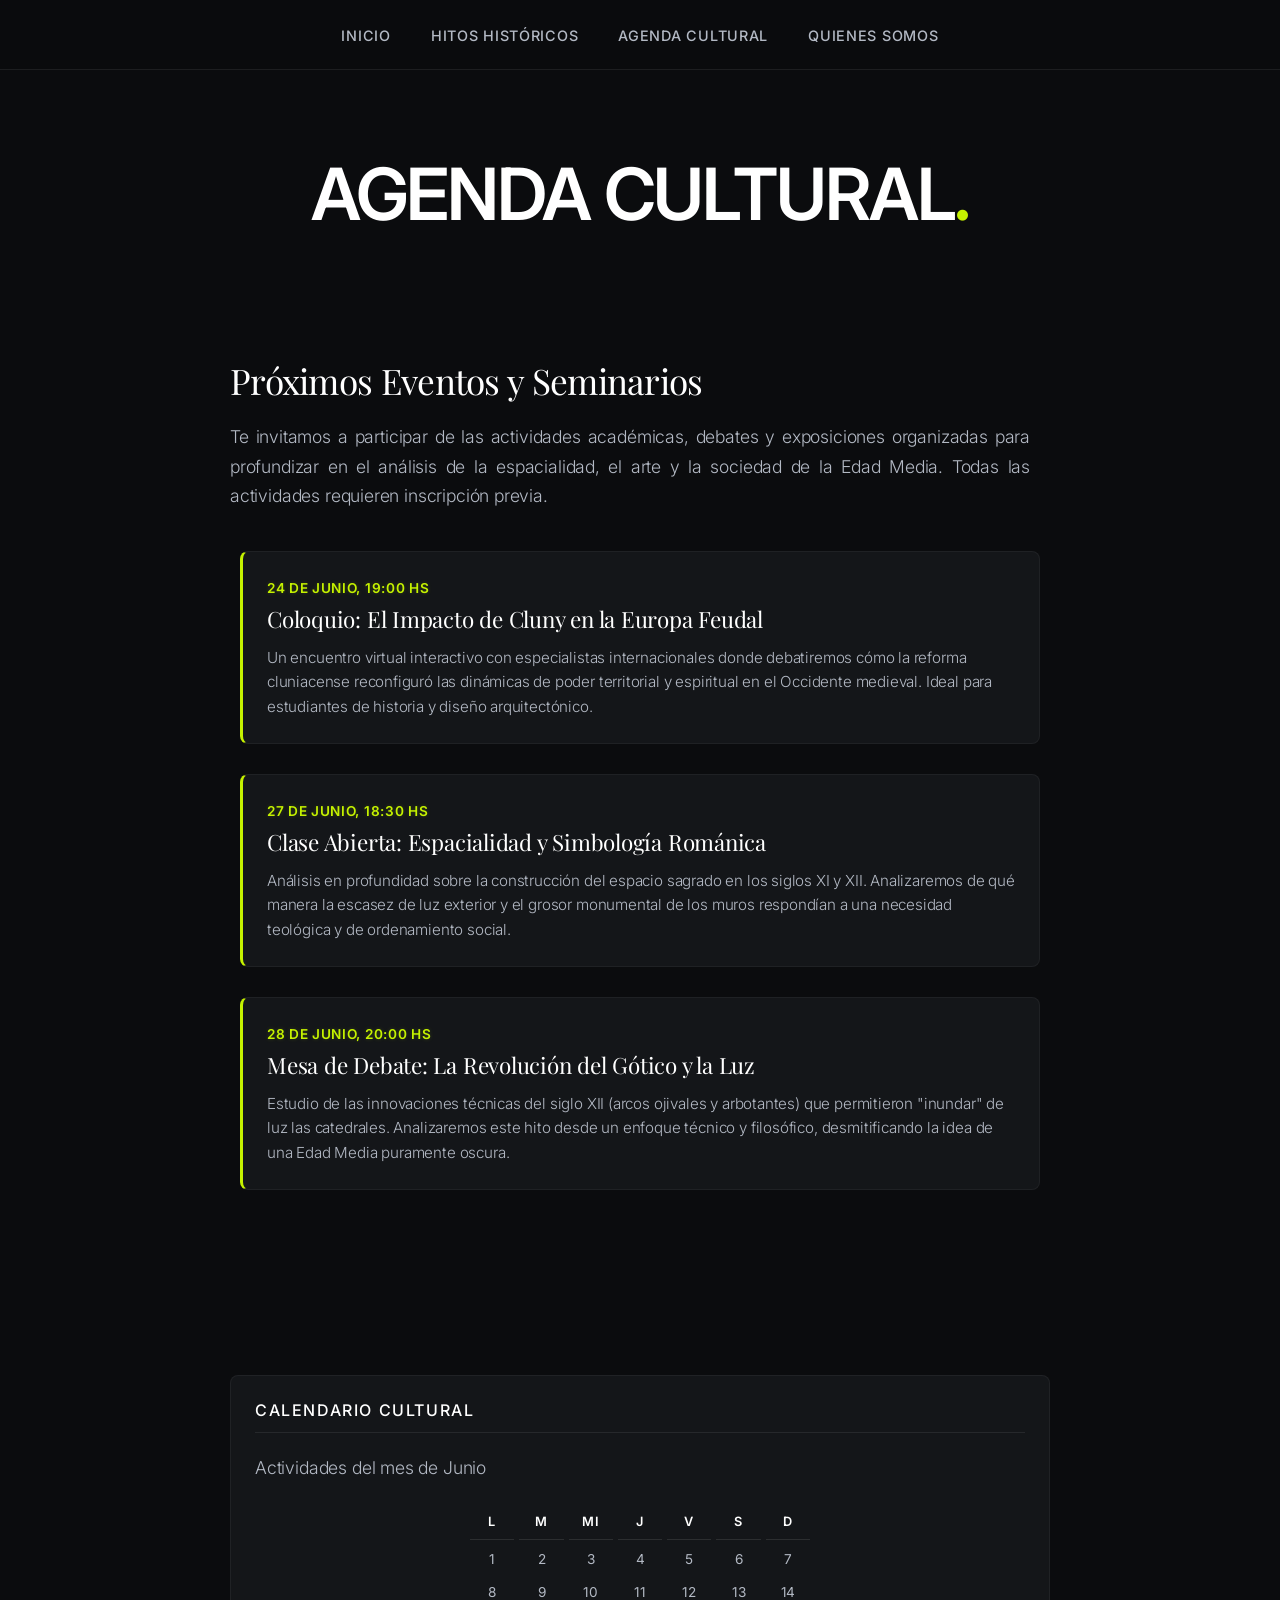
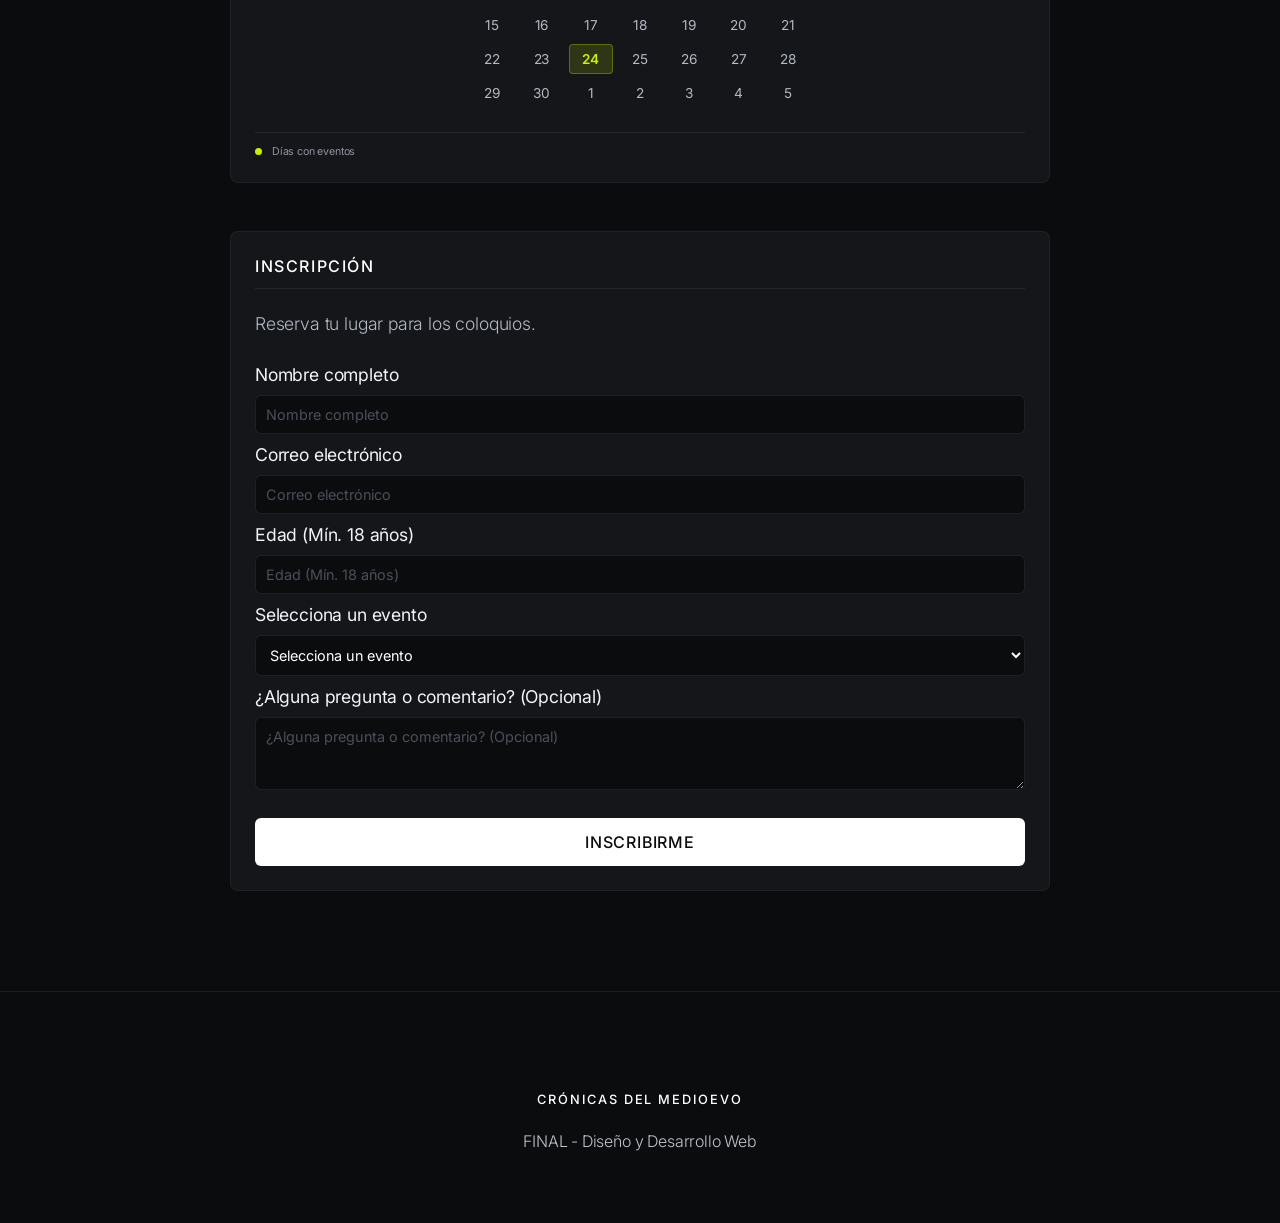
<file: agenda.html>
<!DOCTYPE html>
<html lang="es">
<head>
    <meta charset="UTF-8">
    <meta name="viewport" content="width=device-width, initial-scale=1.0">
    <title>Agenda Cultural - Crónicas del Medioevo</title>
    <link rel="stylesheet" href="indexstyle.css">
    <meta name="viewport" content="width=device-width, initial-scale=1.0">
</head>
<body>

    <nav class="nav-medieval">
        <button id="boton-menu" class="menu-toggle">MENÚ</button>
        <ul id="menu-enlaces" class="nav-links">
            <li><a href="index.html">Inicio</a></li>
            <li><a href="historia.html">Hitos Históricos</a></li>
            <li><a href="agenda.html">Agenda Cultural</a></li>
            <li><a href="quienessomos.html">Quienes Somos</a></li>
        </ul>
    </nav>

    <header class="cabecera-medieval">
        <h1>Agenda Cultural</h1>
    </header>

    <div class="grid-agenda">
        
        <main class="contenido">
            <section class="introduccion-agenda">
                <h2>Próximos Eventos y Seminarios</h2>
                <p>Te invitamos a participar de las actividades académicas, debates y exposiciones organizadas para profundizar en el análisis de la espacialidad, el arte y la sociedad de la Edad Media. Todas las actividades requieren inscripción previa.</p>
            </section>

            <section class="linea-tiempo-agenda">
                <article class="bloque-hito animar-entrada">
                    <span class="fecha-hito">24 de Junio, 19:00 hs</span>
                    <h3>Coloquio: El Impacto de Cluny en la Europa Feudal</h3>
                    <p>Un encuentro virtual interactivo con especialistas internacionales donde debatiremos cómo la reforma cluniacense reconfiguró las dinámicas de poder territorial y espiritual en el Occidente medieval. Ideal para estudiantes de historia y diseño arquitectónico.</p>
                </article>

                <article class="bloque-hito animar-entrada">
                    <span class="fecha-hito">27 de Junio, 18:30 hs</span>
                    <h3>Clase Abierta: Espacialidad y Simbología Románica</h3>
                    <p>Análisis en profundidad sobre la construcción del espacio sagrado en los siglos XI y XII. Analizaremos de qué manera la escasez de luz exterior y el grosor monumental de los muros respondían a una necesidad teológica y de ordenamiento social.</p>
                </article>

                <article class="bloque-hito animar-entrada">
                    <span class="fecha-hito">28 de Junio, 20:00 hs</span>
                    <h3>Mesa de Debate: La Revolución del Gótico y la Luz</h3>
                    <p>Estudio de las innovaciones técnicas del siglo XII (arcos ojivales y arbotantes) que permitieron "inundar" de luz las catedrales. Analizaremos este hito desde un enfoque técnico y filosófico, desmitificando la idea de una Edad Media puramente oscura.</p>
                </article>
            </section>
        </main>

        <aside class="sidebar columna-derecha">
            
            <div class="contenedor-info">
                <h3>Calendario Cultural</h3>
                <p class="subtitulo-sidebar">Actividades del mes de Junio</p>
                
                <table class="tabla-calendario">
                    <thead>
                        <tr>
                            <th>L</th>
                            <th>M</th>
                            <th>Mi</th>
                            <th>J</th>
                            <th>V</th>
                            <th>S</th>
                            <th>D</th>
                        </tr>
                    </thead>
                    <tbody>
                        <tr>
                            <td>1</td>
                            <td>2</td>
                            <td>3</td>
                            <td>4</td>
                            <td>5</td>
                            <td>6</td>
                            <td>7</td>
                        </tr>
                        <tr>
                            <td>8</td>
                            <td>9</td>
                            <td>10</td>
                            <td>11</td>
                            <td>12</td>
                            <td>13</td>
                            <td>14</td>
                        </tr>
                        <tr>
                            <td>15</td>
                            <td>16</td>
                            <td>17</td>
                            <td>18</td>
                            <td>19</td>
                            <td>20</td>
                            <td>21</td>
                        </tr>
                        <tr>
                            <td>22</td>
                            <td>23</td>
                            <td class="dia-evento" title="Coloquio Cluny">24</td>
                            <td>25</td>
                            <td>26</td>
                            <td>27</td>
                            <td>28</td>
                        </tr>
                        <tr>
                            <td>29</td>
                            <td>30</td>
                            <td class="mes-siguiente">1</td>
                            <td class="mes-siguiente">2</td>
                            <td class="mes-siguiente">3</td>
                            <td class="mes-siguiente">4</td>
                            <td class="mes-siguiente">5</td>
                        </tr>
                    </tbody>
                </table>
                
                <div class="leyenda-calendario">
                    <span class="punto-leyenda"></span>
                    <small class="texto-leyenda">Días con eventos</small>
                </div>
            </div>

            <div class="contenedor-info" id="bloque-inscripcion">
                <h3>Inscripción</h3>
                <p class="subtitulo-sidebar">Reserva tu lugar para los coloquios.</p>
                
                <form id="formulario-agenda" class="formulario-sidebar">
                    <label for="ins-nombre" class="sr-only">Nombre completo</label>
                    <input type="text" id="ins-nombre" placeholder="Nombre completo" required class="input-sidebar">
                    
                    <label for="ins-email" class="sr-only">Correo electrónico</label>
                    <input type="email" id="ins-email" placeholder="Correo electrónico" required class="input-sidebar">
                    
                    <label for="ins-edad" class="sr-only">Edad (Mín. 18 años)</label>
                    <input type="number" id="ins-edad" min="18" placeholder="Edad (Mín. 18 años)" required class="input-sidebar">
                    
                    <label for="ins-evento" class="sr-only">Selecciona un evento</label>
                    <select id="ins-evento" required class="input-sidebar select-medieval">
                        <option value="" disabled selected>Selecciona un evento</option>
                        <option value="Cluny">Coloquio: Impacto de Cluny</option>
                        <option value="Romanico">Clase: Simbología Románica</option>
                        <option value="Gotico">Debate: La Revolución del Gótico</option>
                    </select>

                    <label for="ins-comentario" class="sr-only">¿Alguna pregunta o comentario? (Opcional)</label>
                    <textarea id="ins-comentario" placeholder="¿Alguna pregunta o comentario? (Opcional)" class="input-sidebar textarea-medieval" rows="3"></textarea>
                    
                    <div id="alerta-error" class="alerta-error-sidebar"></div>

                    <button type="submit" class="boton-medieval-full">Inscribirme</button>
                </form>
            </div>

        </aside>

    </div>

    <footer class="footer-medieval">
        <div class="footer-info">
            <h3>Crónicas del Medioevo</h3>
            <p> FINAL  - Diseño y Desarrollo Web</p>
        </div>
    </footer>

    <script src="script.js"></script>
</body>
</html>
</file>
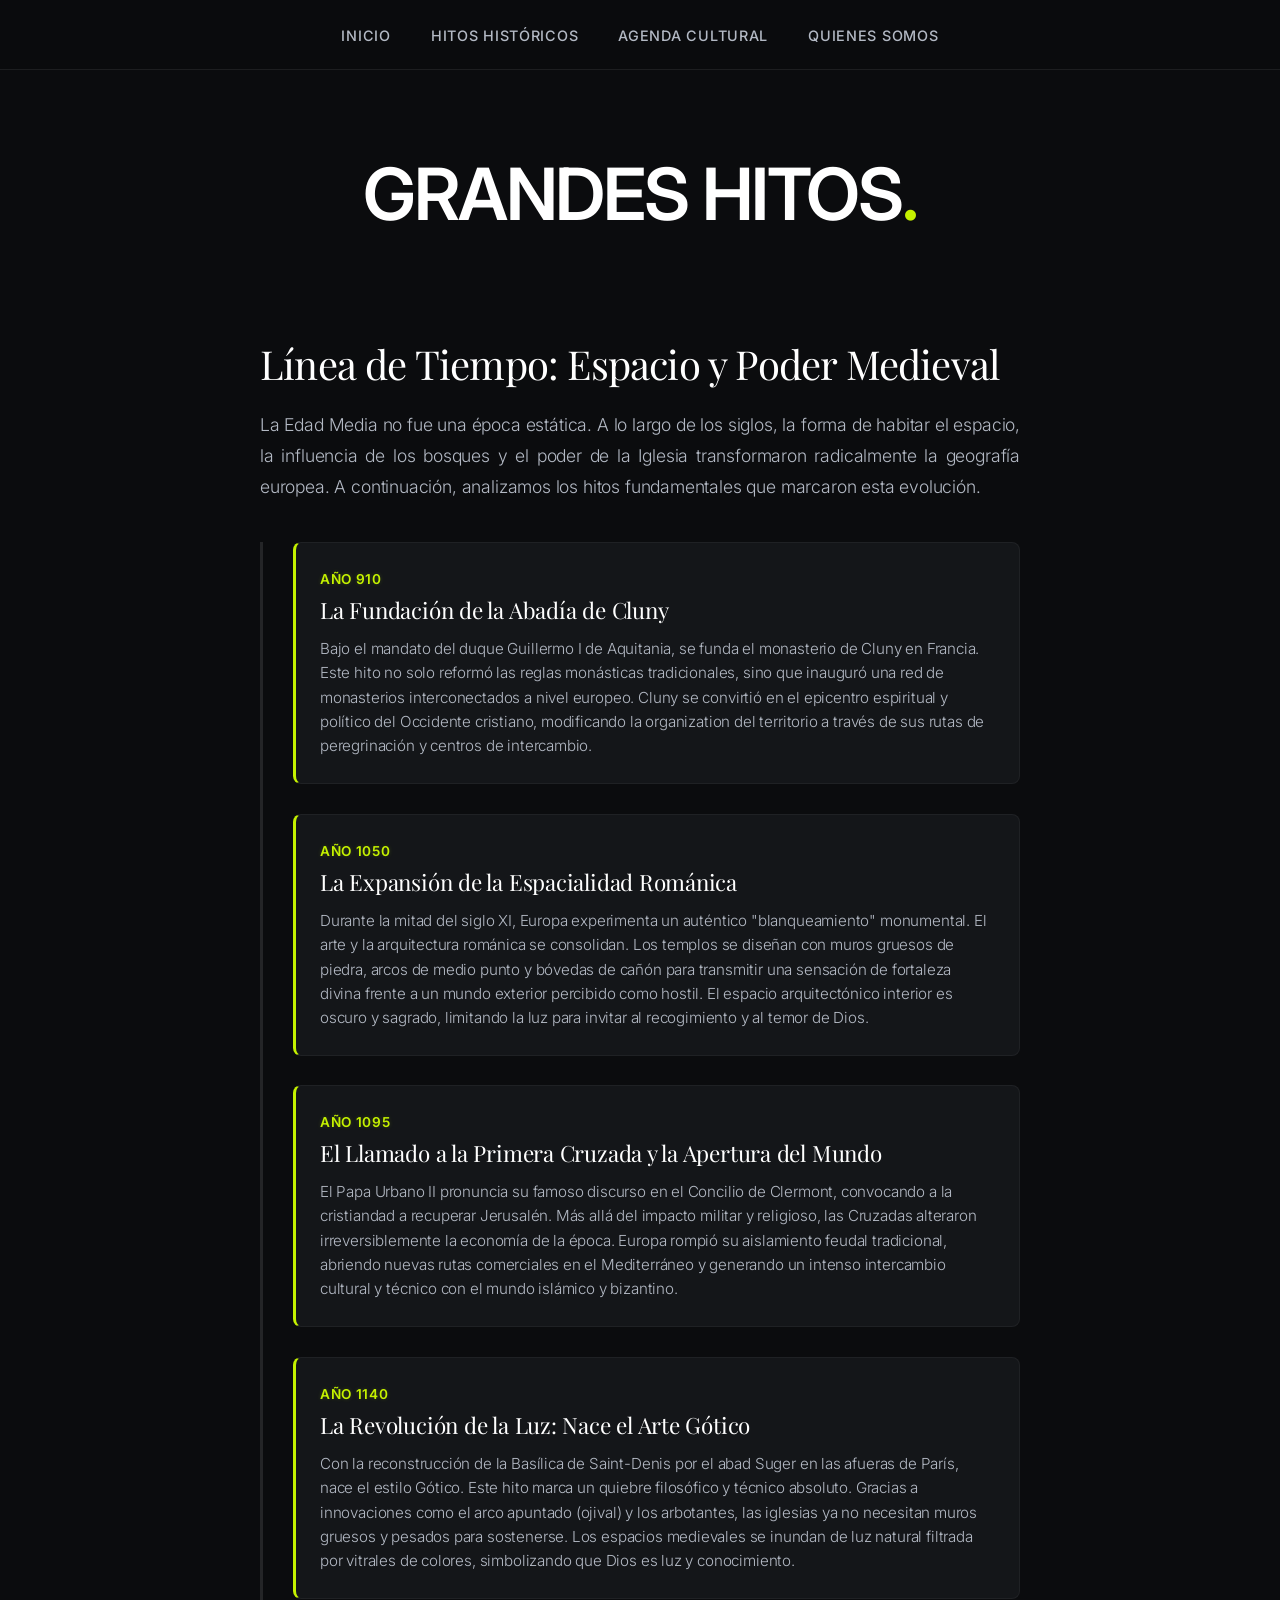
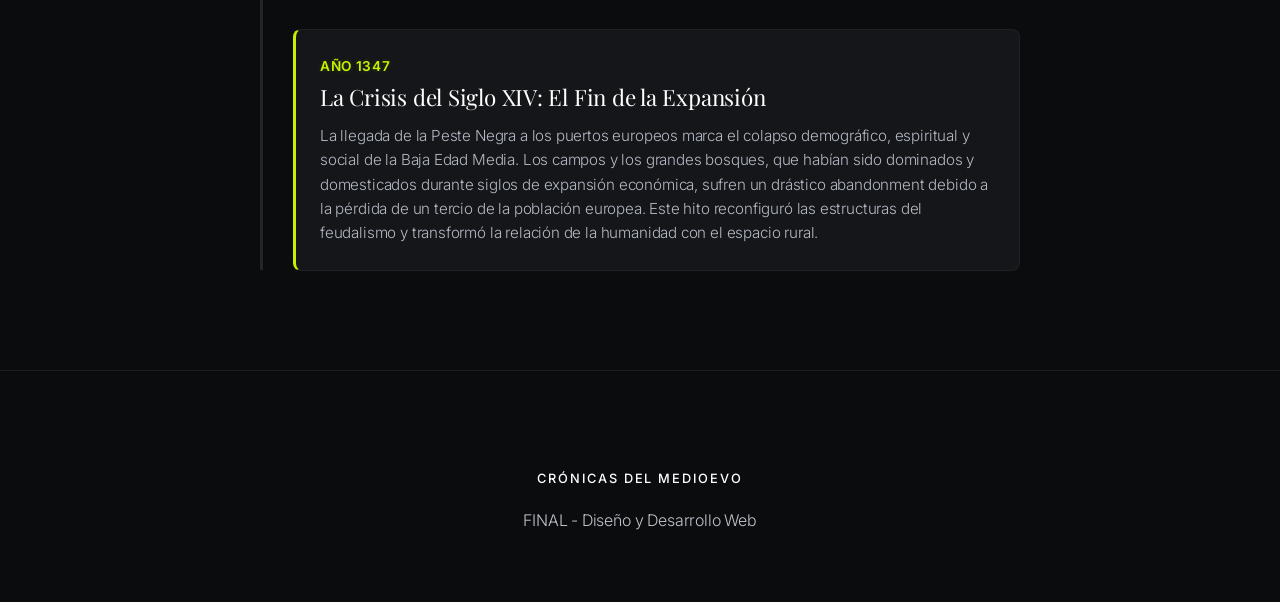
<file: historia.html>
<!DOCTYPE html>
<html lang="es">
<head>
    <meta charset="UTF-8">
    <meta name="viewport" content="width=device-width, initial-scale=1.0">
    <title>Hitos Históricos - Crónicas del Medioevo</title>
    <link rel="stylesheet" href="indexstyle.css">
    <meta name="viewport" content="width=device-width, initial-scale=1.0">
</head>
<body>

    <nav class="nav-medieval">
        <button id="boton-menu" class="menu-toggle">MENÚ</button>
        <ul id="menu-enlaces" class="nav-links">
            <li><a href="index.html">Inicio</a></li>
            <li><a href="historia.html">Hitos Históricos</a></li>
            <li><a href="agenda.html">Agenda Cultural</a></li>
            <li><a href="quienessomos.html">Quienes Somos</a></li>
        </ul>
    </nav>

    <header class="cabecera-medieval">
        <h1>Grandes Hitos</h1>
    </header>

    <main class="cuerpo-historia">
        <h2>Línea de Tiempo: Espacio y Poder Medieval</h2>
        <p class="descripcion-historia">La Edad Media no fue una época estática. A lo largo de los siglos, la forma de habitar el espacio, la influencia de los bosques y el poder de la Iglesia transformaron radicalmente la geografía europea. A continuación, analizamos los hitos fundamentales que marcaron esta evolución.</p>
        
        <div class="linea-tiempo">

            <article class="bloque-hito animar-entrada">
                <span class="fecha-hito">Año 910</span>
                <h3>La Fundación de la Abadía de Cluny</h3>
                <p>Bajo el mandato del duque Guillermo I de Aquitania, se funda el monasterio de Cluny en Francia. Este hito no solo reformó las reglas monásticas tradicionales, sino que inauguró una red de monasterios interconectados a nivel europeo. Cluny se convirtió en el epicentro espiritual y político del Occidente cristiano, modificando la organization del territorio a través de sus rutas de peregrinación y centros de intercambio.</p>
            </article>

            <article class="bloque-hito animar-entrada">
                <span class="fecha-hito">Año 1050</span>
                <h3>La Expansión de la Espacialidad Románica</h3>
                <p>Durante la mitad del siglo XI, Europa experimenta un auténtico "blanqueamiento" monumental. El arte y la arquitectura románica se consolidan. Los templos se diseñan con muros gruesos de piedra, arcos de medio punto y bóvedas de cañón para transmitir una sensación de fortaleza divina frente a un mundo exterior percibido como hostil. El espacio arquitectónico interior es oscuro y sagrado, limitando la luz para invitar al recogimiento y al temor de Dios.</p>
            </article>

            <article class="bloque-hito animar-entrada">
                <span class="fecha-hito">Año 1095</span>
                <h3>El Llamado a la Primera Cruzada y la Apertura del Mundo</h3>
                <p>El Papa Urbano II pronuncia su famoso discurso en el Concilio de Clermont, convocando a la cristiandad a recuperar Jerusalén. Más allá del impacto militar y religioso, las Cruzadas alteraron irreversiblemente la economía de la época. Europa rompió su aislamiento feudal tradicional, abriendo nuevas rutas comerciales en el Mediterráneo y generando un intenso intercambio cultural y técnico con el mundo islámico y bizantino.</p>
            </article>

            <article class="bloque-hito animar-entrada">
                <span class="fecha-hito">Año 1140</span>
                <h3>La Revolución de la Luz: Nace el Arte Gótico</h3>
                <p>Con la reconstrucción de la Basílica de Saint-Denis por el abad Suger en las afueras de París, nace el estilo Gótico. Este hito marca un quiebre filosófico y técnico absoluto. Gracias a innovaciones como el arco apuntado (ojival) y los arbotantes, las iglesias ya no necesitan muros gruesos y pesados para sostenerse. Los espacios medievales se inundan de luz natural filtrada por vitrales de colores, simbolizando que Dios es luz y conocimiento.</p>
            </article>

            <article class="bloque-hito animar-entrada">
                <span class="fecha-hito">Año 1347</span>
                <h3>La Crisis del Siglo XIV: El Fin de la Expansión</h3>
                <p>La llegada de la Peste Negra a los puertos europeos marca el colapso demográfico, espiritual y social de la Baja Edad Media. Los campos y los grandes bosques, que habían sido dominados y domesticados durante siglos de expansión económica, sufren un drástico abandonment debido a la pérdida de un tercio de la población europea. Este hito reconfiguró las estructuras del feudalismo y transformó la relación de la humanidad con el espacio rural.</p>
            </article>

        </div>
    </main>

    <footer class="footer-medieval">
        <div class="footer-info">
            <h3>Crónicas del Medioevo</h3>
            <p> FINAL  - Diseño y Desarrollo Web</p>
        </div>
    </footer>

    <script src="script.js"></script>
</body>
</html>
</file>
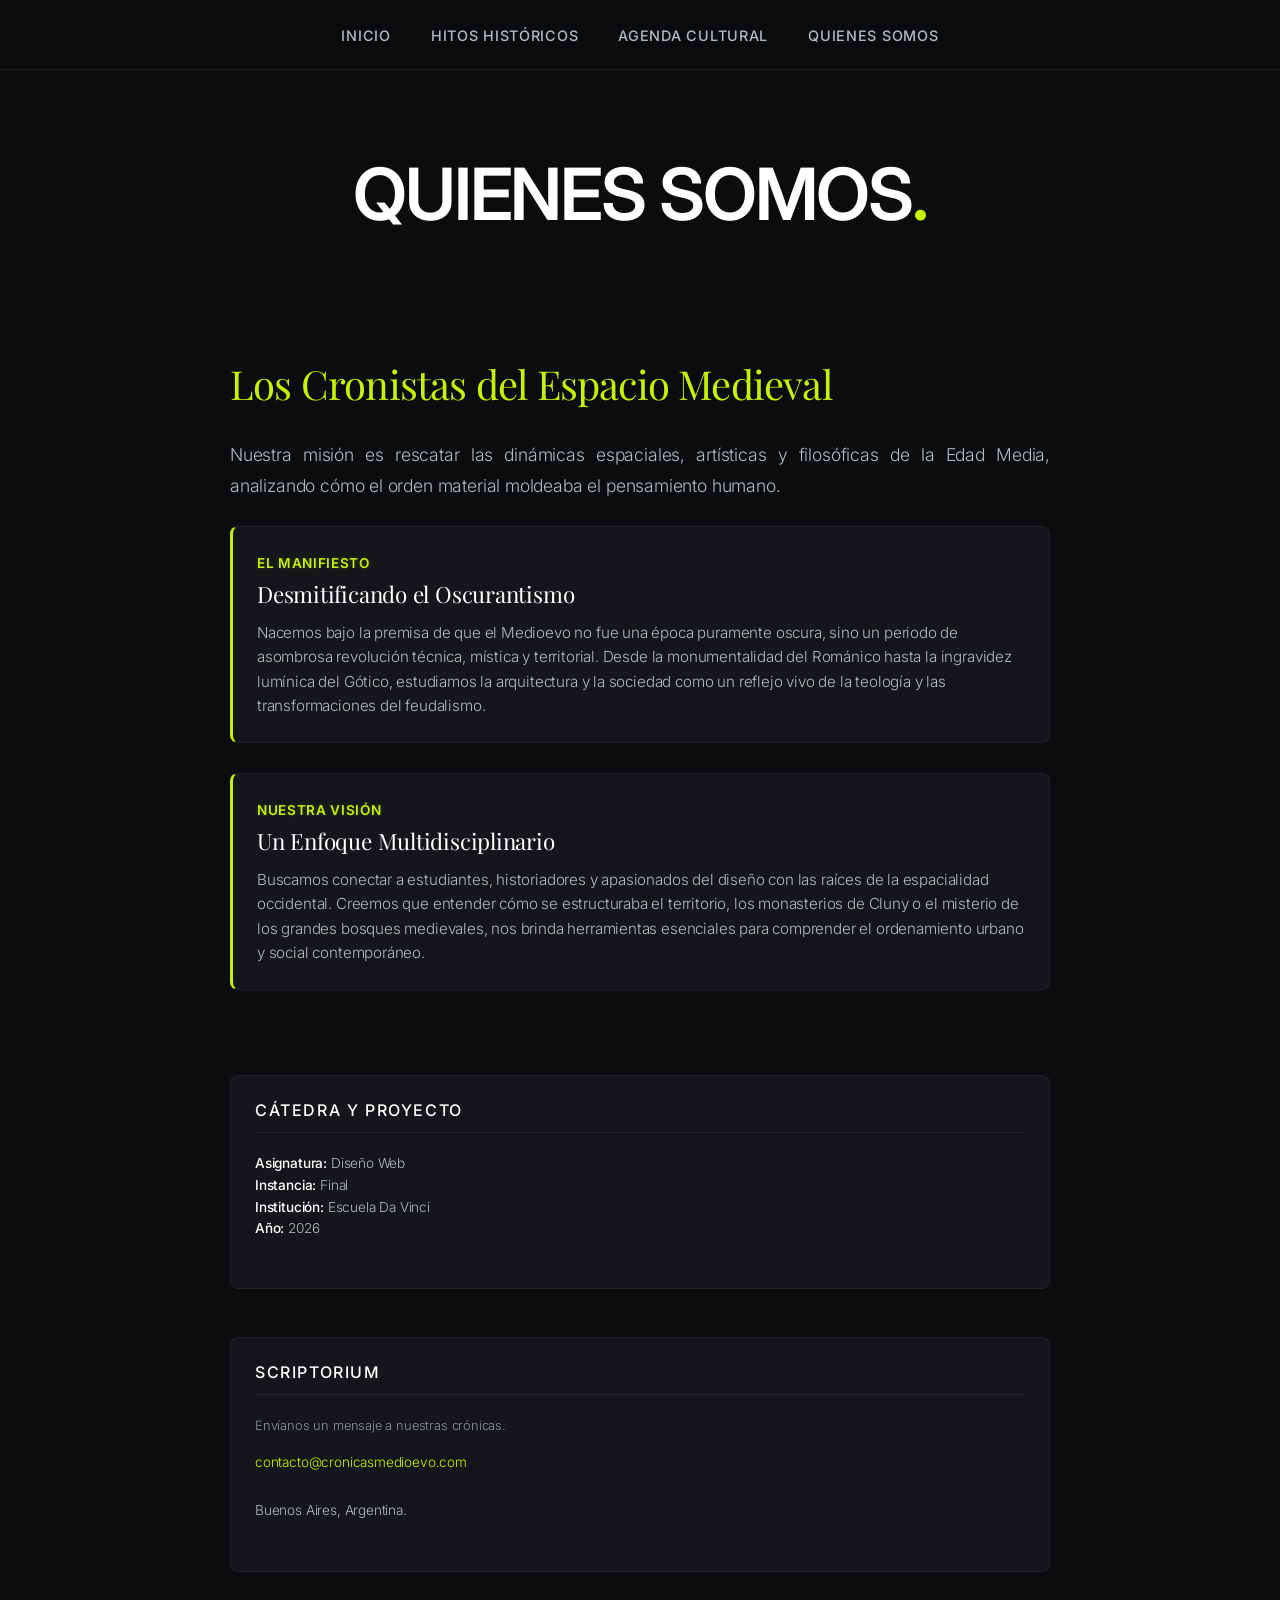
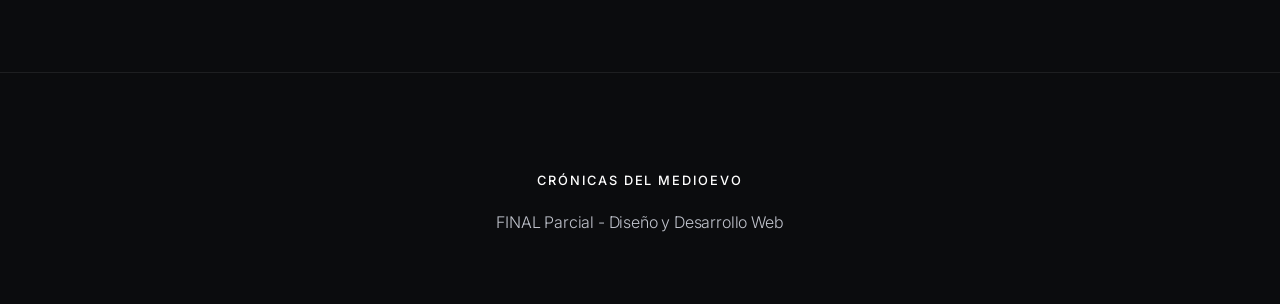
<file: quienessomos.html>
<!DOCTYPE html>
<html lang="es">
<head>
    <meta charset="UTF-8">
    <meta name="viewport" content="width=device-width, initial-scale=1.0">
    <title>Quienes Somos - Crónicas del Medioevo</title>
    <link rel="stylesheet" href="indexstyle.css">
    <meta name="viewport" content="width=device-width, initial-scale=1.0">
</head>
<body>
    <nav class="nav-medieval">
        <button id="boton-menu" class="menu-toggle">MENÚ</button>
        <ul id="menu-enlaces" class="nav-links">
            <li><a href="index.html">Inicio</a></li>
            <li><a href="historia.html">Hitos Históricos</a></li>
            <li><a href="agenda.html">Agenda Cultural</a></li>
            <li><a href="quienessomos.html">Quienes Somos</a></li>
        </ul>
    </nav>

    <header class="cabecera-medieval">
        <h1>Quienes Somos</h1>
    </header>

    <div class="grid-agenda">
        
        <main class="contenido">
            
            <div class="introduccion-principal">
                <h2>Los Cronistas del Espacio Medieval</h2>
                <p>Nuestra misión es rescatar las dinámicas espaciales, artísticas y filosóficas de la Edad Media, analizando cómo el orden material moldeaba el pensamiento humano.</p>
            </div>

            <div class="linea-tiempo-agenda">
                
                <div class="bloque-hito animar-entrada">
                    <span class="fecha-hito">El Manifiesto</span>
                    <h3>Desmitificando el Oscurantismo</h3>
                    <p>Nacemos bajo la premisa de que el Medioevo no fue una época puramente oscura, sino un periodo de asombrosa revolución técnica, mística y territorial. Desde la monumentalidad del Románico hasta la ingravidez lumínica del Gótico, estudiamos la arquitectura y la sociedad como un reflejo vivo de la teología y las transformaciones del feudalismo.</p>
                </div>

                <div class="bloque-hito animar-entrada">
                    <span class="fecha-hito">Nuestra Visión</span>
                    <h3>Un Enfoque Multidisciplinario</h3>
                    <p>Buscamos conectar a estudiantes, historiadores y apasionados del diseño con las raíces de la espacialidad occidental. Creemos que entender cómo se estructuraba el territorio, los monasterios de Cluny o el misterio de los grandes bosques medievales, nos brinda herramientas esenciales para comprender el ordenamiento urbano y social contemporáneo.</p>
                </div>

            </div>
        </main>

        <aside class="sidebar columna-derecha">
            
            <div class="contenedor-info animar-entrada">
                <h3>Cátedra y Proyecto</h3>
                <p style="font-size: 0.85rem; color: #b3b9c4; line-height: 1.6; margin-top: 10px;">
                    <strong>Asignatura:</strong> Diseño Web<br>
                    <strong>Instancia:</strong> Final<br>
                    <strong>Institución:</strong> Escuela Da Vinci<br>
                    <strong>Año:</strong> 2026
                </p>
            </div>

            <div class="contenedor-info animar-entrada">
                <h3>Scriptorium</h3>
                <p style="font-size: 0.8rem; margin-bottom: 12px; color: #8e939e; text-align: left;">Envíanos un mensaje a nuestras crónicas.</p>
                <p style="font-size: 0.85rem; color: #c5f200; font-family: 'Inter', sans-serif;">
                    contacto@cronicasmedioevo.com
                </p>
                <p style="font-size: 0.85rem; color: #b3b9c4; margin-top: 8px;">
                    Buenos Aires, Argentina.
                </p>
            </div>

        </aside>

    </div>

    <footer class="footer-medieval">
        <div class="footer-info">
            <h3>Crónicas del Medioevo</h3>
            <p> FINAL Parcial - Diseño y Desarrollo Web</p>
        </div>
    </footer>

    <script src="script.js"></script>
</body>
</html>
</file>
<file: indexstyle.css>
/* Importación de la tipo */
@import url('https://fonts.googleapis.com/css2?family=Inter:wght@300;400;500;600&family=Playfair+Display:ital,wght@0,400;0,600;1,400&display=swap');

body {
    background: #0b0c0e;
    min-height: 100vh;
    font-family: 'Inter', sans-serif;
    color: #f3f4f6;
    font-size: 1.2rem;
    margin: 0;
    padding: 0;
    letter-spacing: -0.01em;
}

/* ---  NAV BAR  --- */
.nav-medieval {
    background-color: rgba(11, 12, 14, 0.8);
    backdrop-filter: blur(12px);
    -webkit-backdrop-filter: blur(12px);
    padding: 24px 0;
    position: sticky;
    top: 0;
    z-index: 1000;
    border-bottom: 1px solid rgba(255, 255, 255, 0.08);
}

.nav-medieval ul {
    list-style: none;
    margin: 0;
    padding: 0;
    display: flex;
    justify-content: center;
    gap: 40px;
}

.nav-medieval a {
    color: #b3b9c4;
    text-decoration: none;
    font-size: 0.9rem;
    font-weight: 500;
    letter-spacing: 0.05em;
    text-transform: uppercase;
    transition: color 0.3s ease;
}

.nav-medieval a:hover {
    color: #c5f200;
}

/* para que no se vea la palabra menu en la computadora */
.menu-toggle {
    display: none;
}

/* --- TITULO --- */
.cabecera-medieval {
    width: 100%;
    display: flex;
    justify-content: center;
    align-items: center;
    padding: 80px 0 40px 0;
    text-align: center;
}

.cabecera-medieval h1 {
    font-family: 'Inter', sans-serif;
    font-weight: 600;
    font-size: 4.5rem;
    color: #ffffff;
    text-transform: uppercase;
    letter-spacing: -0.03em;
    margin: 0;
    position: relative;
}

/* punto final en colorcito neon para mas onda*/
.cabecera-medieval h1::after {
    content: '.';
    color: #c5f200;
    font-family: 'Inter', sans-serif;
}

/* Ajuste para pantallas pequeñas (móviles) */
@media (max-width: 768px) {
    .cabecera-medieval h1 {
        font-size: 2.2rem;
        padding: 0 20px;
    }
}

/* --- CONTENEDORES DE TEXTO Y MÁRGENES --- */
main,
section,
.contenido {
    max-width: 800px;
    margin: 40px auto;
    padding: 0;
}

section {
    margin-bottom: 100px;
}

/* --- TIPOGRAFÍA --- */
h2 {
    font-family: 'Playfair Display', serif;
    font-weight: 400;
    font-size: 2.5rem;
    letter-spacing: -0.02em;
    text-align: left;
    color: #c5f200;
    margin-top: 0;
    margin-bottom: 30px;
}

h3 {
    font-family: 'Playfair Display', serif;
    font-weight: 400;
    font-size: 1.75rem;
    letter-spacing: -0.01em;
    text-align: left;
    color: #ffffff;
    margin-top: 40px;
    margin-bottom: 20px;
}

p {
    font-family: 'Inter', sans-serif;
    font-weight: 300;
    line-height: 1.75;
    text-align: justify;
    color: #b3b9c4;
    margin-bottom: 24px;
}

strong {
    color: #ffffff;
    font-weight: 500;
}

em {
    font-family: 'Playfair Display', serif;
    font-style: italic;
}

/* --- FOTOS  --- */
.enlace-monasterio img:hover,
#foto-caballeros:hover,
#foto-bosque-medieval:hover {
    transform: scale(1.01);
}

.enlace-monasterio img,
#foto-caballeros,
#foto-bosque-medieval {
    display: block;
    margin: 40px auto;
    width: 100%;
    max-width: 100%;
    height: auto;
    border-radius: 8px;
    border: 1px solid rgba(255, 255, 255, 0.05);
    transition: transform 0.3s;

    /* --- EFECTO BLANCO Y NEGRO --- */
    filter: grayscale(90%);
    opacity: 0.7;
    transition: filter 0.5s ease, opacity 0.5s ease, transform 0.5s ease;
}

/* para que al pasar el mouse se vea a color */
.enlace-monasterio img:hover,
#foto-caballeros:hover,
#foto-bosque-medieval:hover {
    filter: grayscale(0%);
    opacity: 1;
    transform: scale(1.01);
}

/* --- GALERÍA --- */
.contenedor-galeria {
    display: grid;
    grid-template-columns: repeat(auto-fit, minmax(280px, 1fr));
    gap: 32px;
    align-items: start;
    margin-top: 40px;
}

.item-galeria {
    margin: 0;
    padding: 0;
    background: #141619;
    border: 1px solid rgba(255, 255, 255, 0.05);
    border-radius: 8px;
    overflow: hidden;
    transition: all 0.3s ease;
}

.item-galeria img {
    width: 100%;
    height: 220px;
    object-fit: cover;
    border-radius: 0;

    /* --- EFECTO BLANCO Y NEGRO --- */
    filter: grayscale(100%);
    opacity: 0.6;
    transition: filter 0.5s ease, opacity 0.5s ease;
}

/* Al pasar el mouse se vea colorcito*/
.item-galeria:hover img {
    filter: grayscale(0%);
    opacity: 1;
}

.item-galeria figcaption {
    padding: 20px;
    font-family: 'Inter', sans-serif;
    font-size: 0.85rem;
    color: #c0c3cc;
    text-align: left;
    font-style: normal;
}

.item-galeria:hover {
    border-color: rgba(255, 255, 255, 0.15);
    transform: translateY(-4px);
    box-shadow: 0 12px 30px rgba(0, 0, 0, 0.5);
}

.item-galeria:hover img {
    filter: none;
}

/* --- DIVISORES --- */
.divisor-final {
    margin-top: 80px;
    padding: 60px 0;
    border-top: 1px solid rgba(255, 255, 255, 0.08);
    border-bottom: 1px solid rgba(255, 255, 255, 0.08);
    text-align: center;
}

.cita-bibliografica {
    font-family: 'Playfair Display', serif;
    font-size: 1.6rem;
    line-height: 1.4;
    color: #ffffff;
    opacity: 1;
    text-align: center;
}

/* --- GRID PRINCIPAL --- */
.grid-principal {
    display: grid;
    grid-template-columns: 280px 1fr 280px;
    gap: 64px;
    max-width: 1400px;
    margin: 0 auto;
    padding: 40px;
    align-items: start;
}

.contenido {
    min-width: 0;
}

/* --- SIDEBARS --- */
.sidebar {
    display: flex;
    flex-direction: column;
    gap: 48px;
}

.contenedor-info {
    background: #141619;
    border: 1px solid rgba(255, 255, 255, 0.05);
    border-radius: 8px;
    padding: 24px;
    box-shadow: none;
}

.contenedor-info h3 {
    font-family: 'Inter', sans-serif;
    font-weight: 500;
    font-size: 1rem;
    text-transform: uppercase;
    letter-spacing: 0.1em;
    color: #ffffff;
    border-bottom: 1px solid rgba(255, 255, 255, 0.08);
    padding-bottom: 12px;
    margin-top: 0;
    margin-bottom: 20px;
}

.bio-ampliada {
    font-family: 'Inter', sans-serif;
    font-size: 0.9rem;
    line-height: 1.6;
    margin-bottom: 16px;
    color: #c0c3cc;
    text-align: left;
}

.foto-autor {
    width: 100%;
    height: 180px;
    object-fit: cover;
    border-radius: 6px;
    margin-bottom: 20px;
    border: 1px solid rgba(255, 255, 255, 0.05);
}

.contenedor-info:hover .foto-autor {
    filter: none;
    transform: scale(1.02);
}

/* --- COLUMNA DERECHA --- */
.columna-derecha {
    padding-top: 0;
    display: flex;
    flex-direction: column;
    height: auto;
    gap: 48px;
    box-sizing: border-box;
    box-shadow: none;
}

.columna-derecha .contenedor-info:first-child {
    margin-top: 0;
}

/* --- FORMULARIOS --- */
.formulario-sidebar {
    display: flex;
    flex-direction: column;
    gap: 12px;
}

.input-sidebar {
    background: #0b0c0e;
    border: 1px solid rgba(255, 255, 255, 0.08);
    padding: 12px;
    color: #ffffff;
    border-radius: 6px;
    font-family: 'Inter', sans-serif;
    font-size: 0.85rem;
    width: 100%;
    box-sizing: border-box;
    transition: border-color 0.3s;
}

.input-sidebar::placeholder {
    color: #4a4f5a;
}

.input-sidebar:focus {
    outline: none;
    border-color: #c5f200;
}

.boton-medieval-full {
    background-color: #ffffff;
    color: #0b0c0e;
    border: none;
    padding: 14px;
    font-family: 'Inter', sans-serif;
    font-weight: 500;
    font-size: 1rem;
    text-transform: uppercase;
    letter-spacing: 0.05em;
    cursor: pointer;
    border-radius: 6px;
    transition: all 0.3s;
    margin-top: 8px;
}

.boton-medieval-full:hover {
    background-color: #c5f200;
}

Ul.H3 {
    font-family: 'Inter', sans-serif;
    font-size: 1rem;
    color: #ffffff;
    margin-top: 0;
    margin-bottom: 12px;
}

/* --- SPOTIFY --- */
.podcast-posicionado {
    background-color: #141619;
    border-left: 3px solid #c5f200;
    padding: 24px;
}

.podcast-posicionado h3 {
    font-family: 'Inter', sans-serif;
    font-size: 1rem;
    color: #ffffff;
}

.bio-breve {
    font-size: 1rem;
    color: #c0c3cc;
}

.boton-spotify {
    display: inline-flex;
    align-items: center;
    justify-content: center;
    background-color: #1DB954;
    color: white;
    padding: 12px 24px;
    border-radius: 6px; 
    text-decoration: none;
    font-family: 'Inter', sans-serif;
    font-weight: 500;
    margin-top: 16px;
    font-size: 0.8rem;
    letter-spacing: 0.02em;
    transition: all 0.4s cubic-bezier(0.175, 0.885, 0.32, 1.275); /* Efecto rebote (elastic) */
}

.boton-spotify:hover {
    background-color: #1ed760;
    transform: translateY(-4px) scale(1.03);
    box-shadow: 0 8px 20px rgba(29, 185, 84, 0.4);
}

.boton-spotify:hover {
    background-color: #1ed760;
    transform: translateY(-2px);
}

/* --- FOOTER --- */
.footer-medieval {
    background-color: #0b0c0e;
    border-top: 1px solid rgba(255, 255, 255, 0.08);
    padding: 60px 20px;
    margin-top: 100px;
    color: #c0c3cc;
    width: 100%;
    box-sizing: border-box;
}

.footer-info h3 {
    font-family: 'Inter', sans-serif;
    font-weight: 500;
    color: #ffffff;
    text-transform: uppercase;
    font-size: 0.8rem;
    letter-spacing: 0.15em;
    margin-bottom: 20px;
    text-align: center;
}

.footer-info p {
    font-family: 'Inter', sans-serif;
    font-size: 1rem;
    margin: 8px 0;
    text-align: center;
    color: #c0c3cc;
}

/* A PARTIR DE ACA EMPIEZA INFO DEL SEGUNDO PARCIAL: HACERLO RESPONSIVE, OCULTAR LO DEL MENÚ,ETC*/

/* pagina historia*/
.cuerpo-historia {
    max-width: 800px;
    margin: 60px auto;
    padding: 0 20px;
    box-sizing: border-box;
}

.cuerpo-historia h2 {
    font-family: 'Playfair Display', serif;
    font-size: 2.5rem;
    color: #ffffff;
    margin-bottom: 20px;
}

.descripcion-historia {
    font-family: 'Inter', sans-serif;
    font-weight: 300;
    line-height: 1.75;
    color: #b3b9c4;
    margin-bottom: 40px;
}

/* linea de tiempo! */
.linea-tiempo {
    display: flex;
    flex-direction: column;
    gap: 30px;
    border-left: 3px solid rgba(255, 255, 255, 0.1);
    padding-left: 30px;
}

.bloque-hito {
    background-color: #141619;
    border: 1px solid rgba(255, 255, 255, 0.05);
    border-left: 3px solid #c5f200;
    border-radius: 8px;
    padding: 24px;
    transition: transform 0.3s ease, border-color 0.3s ease;
}

.bloque-hito:hover {
    transform: translateX(8px);
    border-color: #c5f200;
}


.fecha-hito {
    display: inline-block;
    color: #c5f200;
    font-family: 'Inter', sans-serif;
    font-weight: 600;
    font-size: 0.85rem;
    text-transform: uppercase;
    letter-spacing: 0.05em;
    margin-bottom: 8px;
}
/* --- PULSO DE LUZ PARA LAS FECHAS --- */
.fecha-hito {
    display: inline-block;
    color: #c5f200;
    font-family: 'Inter', sans-serif;
    font-weight: 600;
    font-size: 0.85rem;
    text-transform: uppercase;
    letter-spacing: 0.05em;
    margin-bottom: 8px;
    
    /* Pequeña sombra de texto inicial */
    text-shadow: 0 0 4px rgba(197, 242, 0, 0.2);
    animation: pulsoFecha 2.5s infinite ease-in-out;
}

@keyframes pulsoFecha {
    0%, 100% {
        text-shadow: 0 0 4px rgba(197, 242, 0, 0.2);
    }
    50% {
        text-shadow: 0 0 12px rgba(197, 242, 0, 0.7), 0 0 20px rgba(197, 242, 0, 0.4);
    }
}

.bloque-hito h3 {
    margin-top: 0;
    margin-bottom: 12px;
    font-size: 1.4rem;
    color: #ffffff;
}

.bloque-hito p {
    font-size: 0.95rem;
    line-height: 1.6;
    color: #b3b9c4;
    margin: 0;
    text-align: left;
}

/* --- AGENDA --- */


.grid-agenda {
    display: grid;
    grid-template-columns: 1fr 280px;
    max-width: 1200px;
    margin: 50px auto 60px auto;
    padding: 0 20px;
    box-sizing: border-box;
    align-items: start;
}

.introduccion-agenda {
    margin: 0 0 30px 0;
    padding: 0;
    box-sizing: border-box;
}

.introduccion-agenda h2 {
    font-family: 'Playfair Display', serif;
    font-size: 2.2rem;
    color: #ffffff;
    margin-top: 0;
    margin-bottom: 15px;
}

.introduccion-agenda p {
    font-family: 'Inter', sans-serif;
    font-weight: 300;
    line-height: 1.7;
    color: #b3b9c4;
    font-size: 1.1rem;
    margin-bottom: 0;
}

.linea-tiempo-agenda {
    display: flex;
    flex-direction: column;
    gap: 30px;
}

/*  Calendario */
.tabla-calendario {
    width: 100%;
    max-width: 100%;
    table-layout: fixed;
    margin: 15px 0;
    font-family: 'Inter', sans-serif;
    font-size: 0.85rem;
    text-align: center;
    border-collapse: separate;
    border-spacing: 4px;
    box-sizing: border-box;
}

.tabla-calendario th {
    color: #ffffff;
    font-weight: 600;
    padding-bottom: 10px;
    font-size: 0.8rem;
    text-transform: uppercase;
    letter-spacing: 0.05em;
    border-bottom: 1px solid rgba(255, 255, 255, 0.1);
}

.tabla-calendario td {
    padding: 10px 2px;
    color: #b3b9c4;
    vertical-align: middle;
    border-radius: 4px;
    transition: background-color 0.2s ease;
    box-sizing: border-box;
}

/* Días con evento asignado */
.tabla-calendario .dia-evento {
   background-color: rgba(197, 242, 0, 0.15); 
    color: #c5f200; 
    font-weight: 600;
    border: 1px solid rgba(197, 242, 0, 0.3);
    position: relative;
    
    /* Animación de latido en el borde */
    animation: latidoBordeDia 2s infinite ease-in-out;
    cursor: pointer;
}

@keyframes latidoBordeDia {
    0%, 100% {
        border-color: rgba(197, 242, 0, 0.3);
        box-shadow: inset 0 0 0px rgba(197, 242, 0, 0);
    }
    50% {
        border-color: rgba(197, 242, 0, 0.8);
        box-shadow: inset 0 0 6px rgba(197, 242, 0, 0.2), 0 0 8px rgba(197, 242, 0, 0.3);
    }
}

/* Y si pasan el cursor por encima del día de calendario... */
.tabla-calendario .dia-evento:hover {
    background-color: #c5f200;
    color: #0b0c0e;
    transform: scale(1.1);
    transition: all 0.3s cubic-bezier(0.16, 1, 0.3, 1);
}

/* Leyenda del calendario */
.leyenda-calendario {
    display: flex;
    align-items: center;
    gap: 10px;
    margin-top: 20px;
    padding-top: 12px;
    font-size: 0.8rem;
    color: #8e939e;
    border-top: 1px solid rgba(255, 255, 255, 0.08);
}

.punto-leyenda {
    width: 7px;
    height: 7px;
    background-color: #c5f200;
    border-radius: 50%;
    display: inline-block;
}

/* @media screen and (min-width: 1025px) and (max-width: 1440px) {
    body {
        font-size: 1.1rem;
    }

    body .grid-principal, 
    body .grid-agenda {
        display: grid;
        grid-template-columns: 3fr 1.2fr;
        gap: 40px;
        max-width: 1140px;
        margin: 40px auto;
        padding: 0 24px;
        width: 100%;
        box-sizing: border-box;
    }

    body .contenido {
        grid-column: 1;
        width: 100%;
        max-width: 100%;
        min-width: 0;
    }

    body .sidebar, 
    body .columna-izquierda, 
    body .columna-derecha {
        grid-column: 2;
        width: 100%;
        max-width: 100%;
        box-sizing: border-box;
    }

    .tabla-calendario {
        font-size: 0.78rem; 
        border-spacing: 2px; 
        width: 100%;
        table-layout: fixed;
    }

    .tabla-calendario td {
        padding: 6px 0; 
    }

    .formulario-sidebar {
        gap: 10px;
    }

    .input-sidebar {
        padding: 10px;
        font-size: 0.85rem;
    }
} */


@media screen and (min-width: 391px) and (max-width: 1024px) {

    .menu-toggle {

        margin: 0px 0px 0px 48px !important;
    }
}

@media screen and (max-width: 1024px) {
    .menu-toggle {
        display: block;
        background-color: #141619;
        color: #c5f200;
        border: 1px solid #c5f200;
        padding: 10px 20px;
        font-family: 'Inter', sans-serif;
        font-weight: 600;
        cursor: pointer;
        border-radius: 4px;
        text-transform: uppercase;
        letter-spacing: 0.05em;


        /* Alineado a la izquierda */
        align-self: flex-start;
        margin: 0px 0px 0px 20px;
    }

    .foto-autor {
        display: none;
    }

    .nav-medieval ul.nav-links {
        display: none;
        flex-direction: column;
        align-items: center;
        gap: 18px;
        margin-top: 20px;
        padding: 0;
        width: 100%;
    }

    .nav-medieval ul.nav-links.active {
        display: flex;
    }

    /* Diseño para móviles y tablets */
    body .grid-principal,
    body .grid-agenda,
    body .cuerpo-historia {
        display: flex;
        flex-direction: column;
        gap: 45px;
        padding: 0 24px;
        margin: 30px auto;
        width: 100%;
        max-width: 720px;
        box-sizing: border-box;
    }

    body .contenido,
    body .sidebar,
    body .columna-izquierda,
    body .columna-derecha {
        width: 100%;
        max-width: 100%;
        box-sizing: border-box;
    }


    body .grid-principal .contenido {
        order: 1;
    }

    body .grid-principal .columna-izquierda {
        order: 2;
    }

    body .grid-principal .columna-derecha {
        order: 3;
    }

    body .grid-agenda .contenido {
        order: 1;
    }

    body .grid-agenda .sidebar {
        order: 2;
    }

    img {
        width: 100%;
        max-width: 100%;
        height: auto;
        display: block;
        object-fit: cover;
        margin: 10px auto;
    }

    .contenedor-info {
        width: 100%;
        box-sizing: border-box;
        margin-bottom: 10px;
        padding: 30px;
    }

    .tabla-calendario {
        width: 100%;
        max-width: 320px;
        margin: 15px auto;
        border-collapse: separate;
        border-spacing: 6px;
    }

    .tabla-calendario td,
    .tabla-calendario th {
        padding: 8px 4px;
        font-size: 0.85rem;
    }

    .formulario-sidebar {
        gap: 14px;
    }

    .input-sidebar {
        font-size: 1rem;
    }
}

/* ============================================================
   RESPONSIVE — MACBOOK PRO (1025px a 1440px)
   ============================================================ */

@media screen and (min-width: 1025px) and (max-width: 1440px) {

    body {
        font-size: 1.1rem;
    }

    /* GRID PRINCIPAL */
    .grid-principal,
    .grid-agenda {
        display: flex;
        flex-direction: column;
        gap: 45px;
        width: 100%;
        max-width: 900px;
        margin: 40px auto;
        padding: 0 40px;
        box-sizing: border-box;
    }

    /* Orden de los elementos */
    .grid-principal .contenido,
    .grid-agenda .contenido {
        order: 1;
        width: 100%;
        max-width: 100%;
        min-width: 0;
    }

    .grid-principal .columna-izquierda,
    .grid-agenda .sidebar {
        order: 2;
        width: 100%;
        max-width: 100%;
        box-sizing: border-box;
    }

    .grid-principal .columna-derecha {
        order: 3;
        width: 100%;
        max-width: 100%;
        box-sizing: border-box;
    }

    /* Ajustes visuales */
    .foto-autor {
        display: none;
    }

    .tabla-calendario {
        width: 100%;
        max-width: 350px;
        margin: 15px auto;
        border-spacing: 5px;
        font-size: 0.85rem;
        table-layout: fixed;
    }


    .tabla-calendario td {
        padding: 6px 0;
    }

    .formulario-sidebar {
        gap: 10px;
    }

    .input-sidebar {
        padding: 10px;
        font-size: 0.9rem;
    }
}

/* =============================================================================
   FINAL: ANIMACIONES. 
   ========================================================================== */
/* 1. Animación de entrada */
@keyframes aparicionLlamativa {
    0% {
        opacity: 0;
        transform: translateY(30px) scale(0.97);
        filter: blur(4px);
    }
    100% {
        opacity: 1;
        transform: translateY(0) scale(1);
        filter: blur(0);
    }
}

/* 2. Animación de parpadeo" para el punto neón del título */
@keyframes latidoNeon {
    0%, 100% {
        text-shadow: 0 0 4px rgba(197, 242, 0, 0.4), 0 0 12px rgba(197, 242, 0, 0.2);
        opacity: 1;
    }
    50% {
        text-shadow: 0 0 15px rgba(197, 242, 0, 0.9), 0 0 30px rgba(197, 242, 0, 0.6);
        color: #e5ff5e;
        opacity: 0.85;
    }
}

/* como un latido al punto final del título */
.cabecera-medieval h1::after {
    display: inline-block;
    animation: latidoNeon 3s infinite ease-in-out;
}

/* animar la entrada de los elementos principales */
.animar-entrada {
    animation: aparicionLlamativa 0.9s cubic-bezier(0.16, 1, 0.3, 1) both;
}

/* Efecto de cascada progresiva (delays) */
.linea-tiempo-agenda .bloque-hito:nth-child(1) { animation: aparicionLlamativa 0.9s cubic-bezier(0.16, 1, 0.3, 1) both; animation-delay: 0.1s; }
.linea-tiempo-agenda .bloque-hito:nth-child(2) { animation: aparicionLlamativa 0.9s cubic-bezier(0.16, 1, 0.3, 1) both; animation-delay: 0.25s; }
.linea-tiempo-agenda .bloque-hito:nth-child(3) { animation: aparicionLlamativa 0.9s cubic-bezier(0.16, 1, 0.3, 1) both; animation-delay: 0.4s; }

.linea-tiempo .bloque-hito:nth-child(1) { animation: aparicionLlamativa 0.9s cubic-bezier(0.16, 1, 0.3, 1) both; animation-delay: 0.1s; }
.linea-tiempo .bloque-hito:nth-child(2) { animation: aparicionLlamativa 0.9s cubic-bezier(0.16, 1, 0.3, 1) both; animation-delay: 0.25s; }
.linea-tiempo .bloque-hito:nth-child(3) { animation: aparicionLlamativa 0.9s cubic-bezier(0.16, 1, 0.3, 1) both; animation-delay: 0.4s; }

.sidebar .contenedor-info:nth-child(1) { animation: aparicionLlamativa 0.9s cubic-bezier(0.16, 1, 0.3, 1) both; animation-delay: 0.25s; }
.sidebar .contenedor-info:nth-child(2) { animation: aparicionLlamativa 0.9s cubic-bezier(0.16, 1, 0.3, 1) both; animation-delay: 0.4s; }


/* --- TRANSICIONES Y HOVERSSS --- */

/* Suavidad */
.bloque-hito, .contenedor-info, .item-galeria, .boton-medieval-full, .boton-spotify, .enlace-monasterio img, #foto-caballeros, #foto-bosque-medieval {
    transition: all 0.5s cubic-bezier(0.25, 1, 0.5, 1);
}

/* Efecto hover */
.bloque-hito:hover, .contenedor-info:hover {
    background-color: rgba(20, 22, 25, 0.95);
    border-color: #c5f200; 
    transform: translateY(-6px) scale(1.01); 
    box-shadow: 0 15px 30px rgba(0, 0, 0, 0.6), 0 0 15px rgba(197, 242, 0, 0.05);
}

/* Hover de Imágenes de la barra lateral */
.sidebar .contenedor-info img {
    transition: transform 0.6s cubic-bezier(0.16, 1, 0.3, 1), filter 0.6s ease;
    filter: grayscale(40%);
}

.sidebar .contenedor-info:hover img {
    transform: scale(1.04) rotate(-0.5deg);
    filter: grayscale(0%);
}


/* --- BOTÓN DE FORMULARIO --- */
.boton-medieval-full {
    position: relative;
    overflow: hidden;
    z-index: 1;
}

/* Efecto de brillo al pasar el cursor por el botón */
.boton-medieval-full::before {
    content: '';
    position: absolute;
    top: 0;
    left: -100%;
    width: 100%;
    height: 100%;
    background: linear-gradient(
        90deg,
        transparent,
        rgba(255, 255, 255, 0.4),
        transparent
    );
    transition: 0.5s;
    z-index: -1;
}

.boton-medieval-full:hover::before {
    left: 100%;
}

.boton-medieval-full:hover {
    background-color: #c5f200;
    color: #0b0c0e;
    transform: translateY(-2px);
    box-shadow: 0 6px 20px rgba(197, 242, 0, 0.3);
}

.boton-medieval-full:active {
    transform: translateY(1px);
}


/* --- ENLACES DEL MENÚ CON EFECTO REVELADO DE LÍNEA --- */
.nav-medieval ul.nav-links a {
    position: relative;
    transition: color 0.3s ease;
}

.nav-medieval ul.nav-links a::after {
    content: '';
    position: absolute;
    width: 100%;
    transform: scaleX(0);
    height: 2px;
    bottom: -6px;
    left: 0;
    background-color: #c5f200;
    transform-origin: bottom right;
    transition: transform 0.4s cubic-bezier(0.16, 1, 0.3, 1);
}

.nav-medieval ul.nav-links a:hover::after {
    transform: scaleX(1);
    transform-origin: bottom left;
}

/* --- EFECTO DE FOCO EN INPUTS --- */
.input-sidebar {
    transition: border-color 0.4s ease, background-color 0.4s ease, box-shadow 0.4s ease;
}

.input-sidebar:focus {
    outline: none;
    background-color: rgba(255, 255, 255, 0.02);
    border-color: #c5f200;
    box-shadow: 0 0 12px rgba(197, 242, 0, 0.25);
}
</file>
